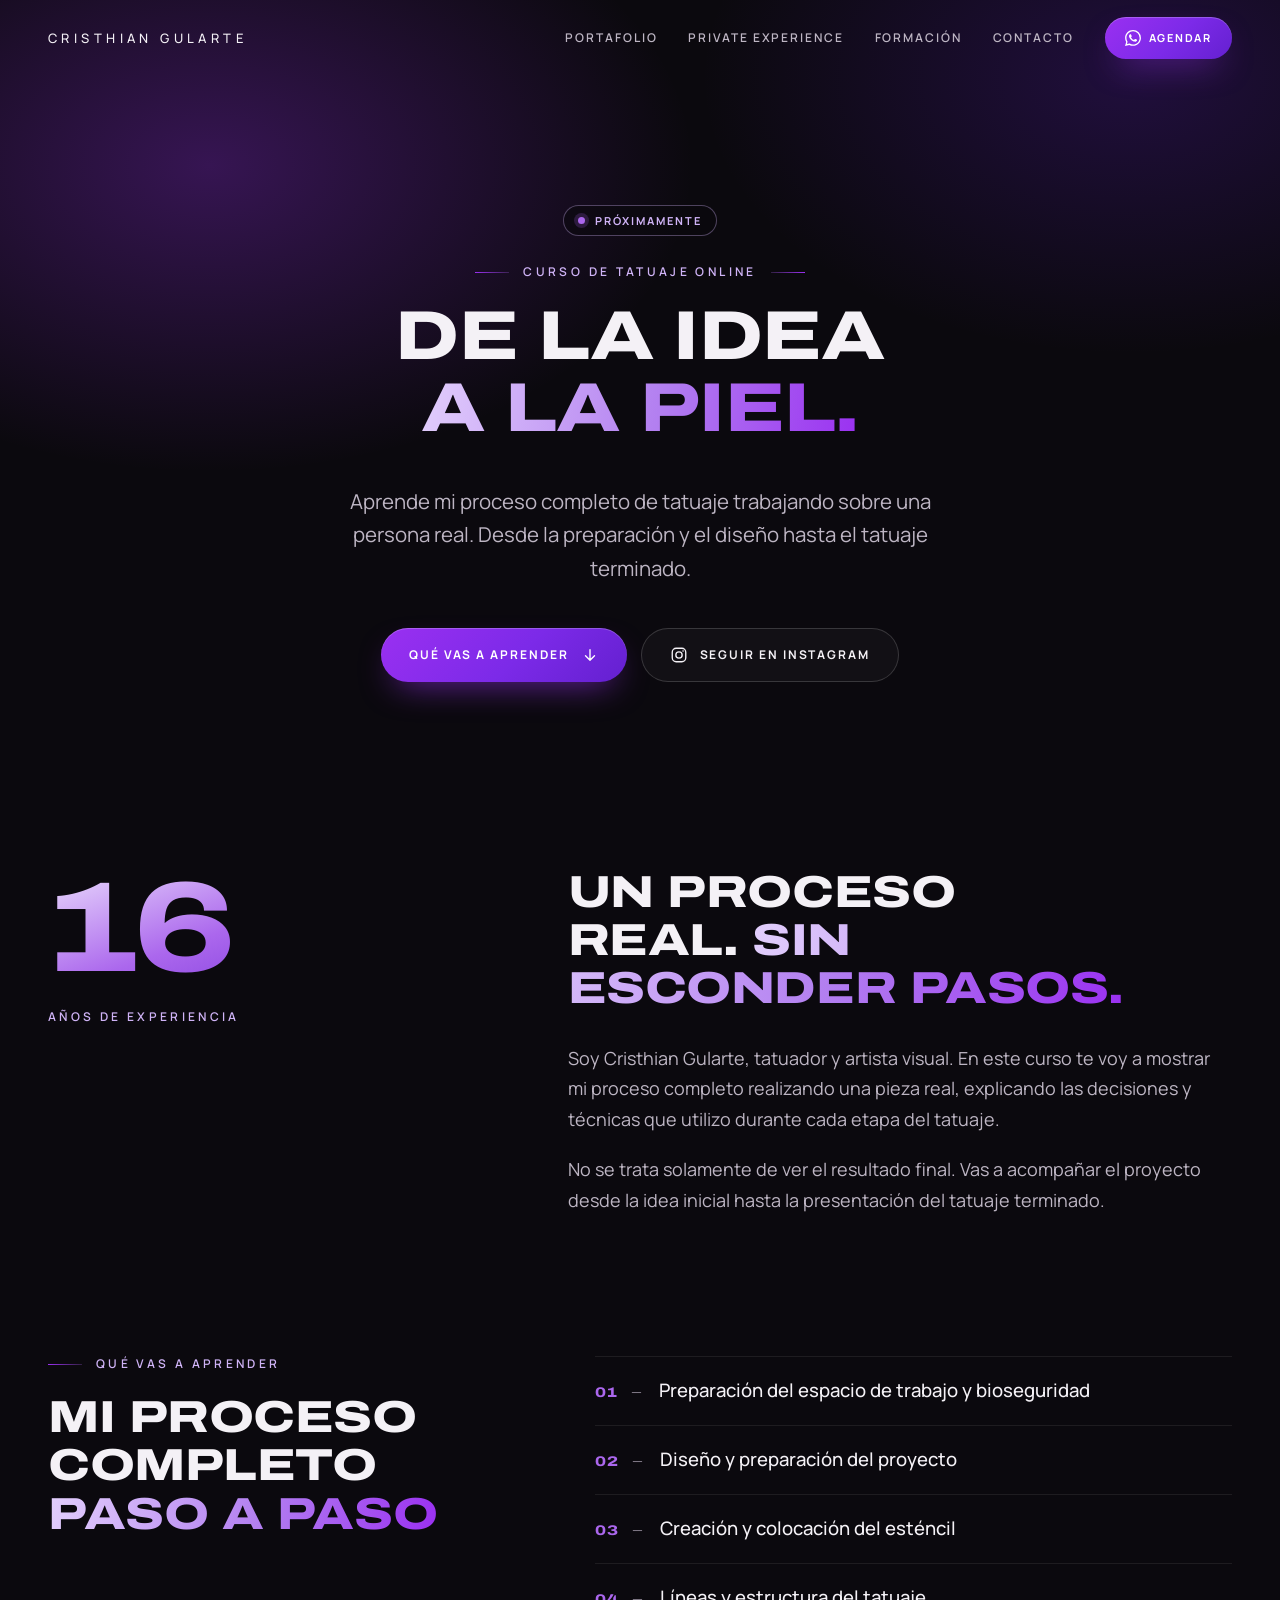
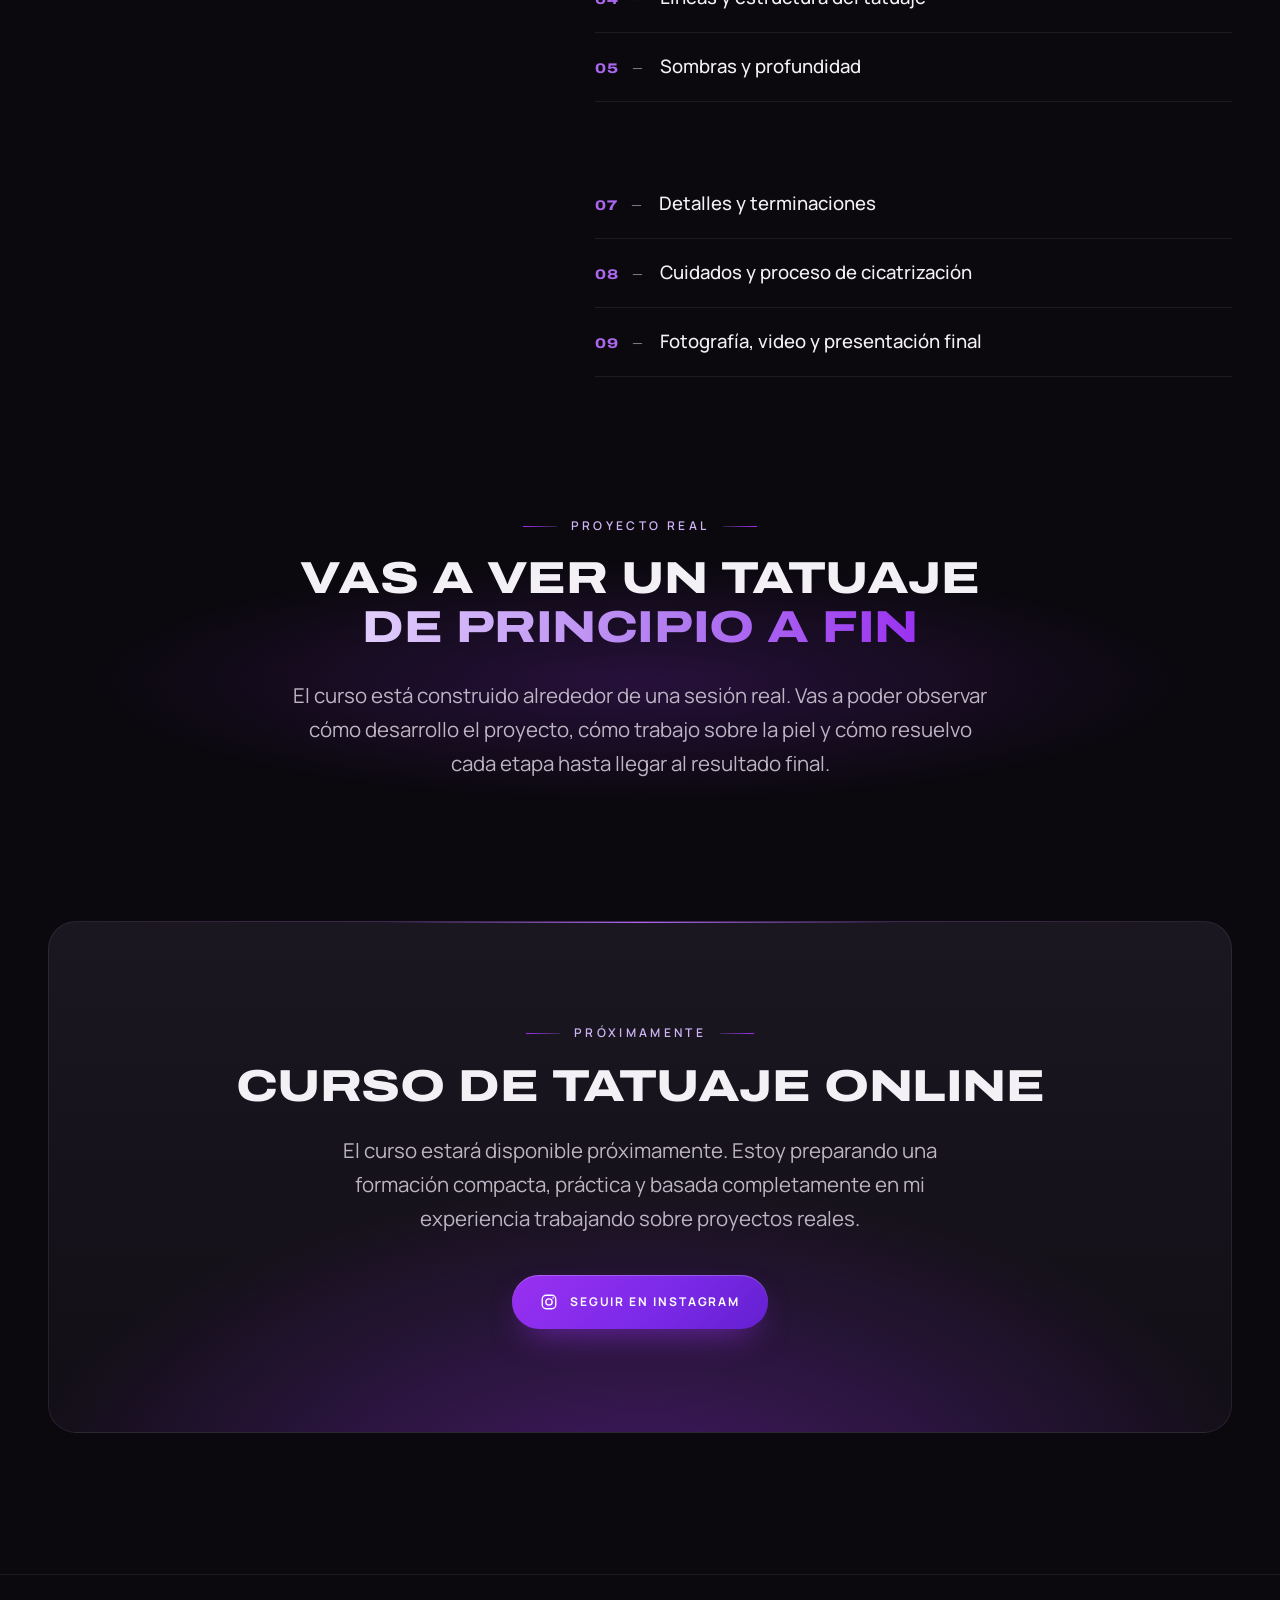
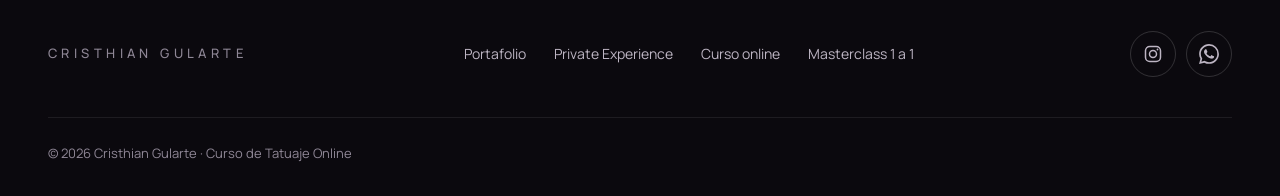
<file: curso-tatuaje.html>
<!doctype html>
<html lang="es">

<head>

  <meta charset="utf-8">

  <!-- Google tag (gtag.js) -->
  <script async src="https://www.googletagmanager.com/gtag/js?id=G-GRC2QV8T5R"></script>

  <script>
    window.dataLayer = window.dataLayer || [];

    function gtag() {
      dataLayer.push(arguments);
    }

    gtag('js', new Date());
    gtag('config', 'G-GRC2QV8T5R');

    document.documentElement.classList.add('js');
  </script>

  <meta name="viewport"
        content="width=device-width, initial-scale=1">

  <title>Curso de Tatuaje Online | Cristhian Gularte</title>

  <meta name="description"
        content="Curso de tatuaje online con Cristhian Gularte. Aprende el proceso completo de un tatuaje real: diseño, esténcil, líneas, sombras, color, saturación, cuidados y presentación final.">

  <meta name="theme-color" content="#0b090e">

  <!-- Vista previa al compartir el enlace (WhatsApp, Instagram, Facebook) -->
  <meta property="og:type" content="website">
  <meta property="og:locale" content="es_CL">
  <meta property="og:site_name" content="Cristhian Gularte">
  <meta property="og:title" content="Curso de Tatuaje Online | Cristhian Gularte">
  <meta property="og:description" content="Curso de tatuaje online con Cristhian Gularte. Aprende el proceso completo de un tatuaje real: diseño, esténcil, líneas, sombras, color, saturación, cuidados y presentación final.">
  <meta property="og:url" content="https://cristhiangularte.github.io/cristhian_gularte/curso-tatuaje.html">
  <meta property="og:image" content="https://cristhiangularte.github.io/cristhian_gularte/og-image.jpg">
  <meta property="og:image:width" content="1200">
  <meta property="og:image:height" content="630">
  <meta property="og:image:alt" content="Cristhian Gularte, tatuador y artista visual en Santiago de Chile">
  <meta name="twitter:card" content="summary_large_image">
  <link rel="canonical" href="https://cristhiangularte.github.io/cristhian_gularte/curso-tatuaje.html">

  <link rel="icon" href="favicon.png" type="image/png">
  <link rel="apple-touch-icon" href="apple-touch-icon.png">

  <link rel="preconnect" href="https://fonts.googleapis.com">
  <link rel="preconnect" href="https://fonts.gstatic.com" crossorigin>
  <link rel="stylesheet" href="https://fonts.googleapis.com/css2?family=Archivo:wdth,wght@125,800&family=Manrope:wght@300;400;500;600;700&display=swap">

  <link rel="stylesheet" href="styles.css">

  <script src="main.js" defer></script>

</head>


<body>

  <a class="skip-link" href="#contenido">Saltar al contenido</a>


  <!-- ÍCONOS (se reutilizan con <use href="#...">) -->
  <svg class="sprite" aria-hidden="true" focusable="false">
    <symbol id="i-whatsapp" viewBox="0 0 24 24">
      <path fill="currentColor" d="M17.47 14.38c-.3-.15-1.76-.87-2.03-.97-.27-.1-.47-.15-.67.15-.2.3-.77.97-.94 1.16-.17.2-.35.22-.64.08-.3-.15-1.26-.46-2.39-1.48-.88-.79-1.48-1.76-1.65-2.06-.17-.3-.02-.46.13-.61.13-.13.3-.35.45-.52.15-.17.2-.3.3-.5.1-.2.05-.37-.03-.52-.07-.15-.67-1.61-.92-2.21-.24-.58-.49-.5-.67-.51l-.57-.01c-.2 0-.52.07-.79.37-.27.3-1.04 1.02-1.04 2.48s1.07 2.88 1.21 3.07c.15.2 2.1 3.2 5.08 4.49.71.31 1.26.49 1.69.63.71.23 1.36.2 1.87.12.57-.09 1.76-.72 2.01-1.41.25-.7.25-1.29.17-1.41-.07-.13-.27-.2-.57-.35m-5.42 7.4h-.01a9.87 9.87 0 0 1-5.03-1.38l-.36-.21-3.74.98 1-3.65-.24-.37a9.86 9.86 0 0 1-1.51-5.26c0-5.45 4.44-9.88 9.89-9.88a9.82 9.82 0 0 1 6.99 2.9 9.83 9.83 0 0 1 2.89 6.99c0 5.45-4.44 9.88-9.88 9.88m8.41-18.3A11.82 11.82 0 0 0 12.05 0C5.5 0 .16 5.34.16 11.89c0 2.1.55 4.14 1.59 5.95L.06 24l6.3-1.65a11.88 11.88 0 0 0 5.68 1.45h.01c6.55 0 11.89-5.34 11.89-11.89a11.82 11.82 0 0 0-3.48-8.41z"/>
    </symbol>
    <symbol id="i-instagram" viewBox="0 0 24 24" fill="none" stroke="currentColor" stroke-width="1.8">
      <rect x="3" y="3" width="18" height="18" rx="5.2"/>
      <circle cx="12" cy="12" r="4.2"/>
      <circle cx="17.4" cy="6.6" r="1.1" fill="currentColor" stroke="none"/>
    </symbol>
    <symbol id="i-arrow-down" viewBox="0 0 24 24" fill="none" stroke="currentColor" stroke-width="1.8" stroke-linecap="round" stroke-linejoin="round">
      <path d="M12 5v14M6 13l6 6 6-6"/>
    </symbol>
  </svg>


  <!-- =========================
       ENCABEZADO
  ========================== -->

  <header class="site-header">

    <div class="container header-inner">

      <a class="brand" href="index.html">
        Cristhian Gularte
      </a>

      <button class="menu-toggle"
              type="button"
              aria-expanded="false"
              aria-controls="menu"
              aria-label="Abrir menú">
        <span></span>
        <span></span>
      </button>

      <nav class="nav" id="menu" aria-label="Principal">

        <a class="nav-link" href="index.html#portfolio">Portafolio</a>
        <a class="nav-link" href="index.html#private-experience">Private Experience</a>
        <a class="nav-link" href="index.html#formacion">Formación</a>
        <a class="nav-link" href="index.html#contacto">Contacto</a>

        <a class="btn btn-primary btn-sm"
           href="https://wa.me/56958181754?text=Hola%20Cristhian%2C%20quisiera%20consultar%20por%20un%20tatuaje"
           target="_blank"
           rel="noopener"
           onclick="gtag('event', 'whatsapp_click', {'ubicacion': 'menu_curso'});">
          <svg aria-hidden="true"><use href="#i-whatsapp"/></svg>
          Agendar
        </a>

      </nav>

    </div>

  </header>


  <main id="contenido">


    <!-- =========================
         PRESENTACIÓN DEL CURSO
    ========================== -->

    <section class="page-hero">

      <div class="container center hero-anim">

        <div>
          <span class="badge static">Próximamente</span>
        </div>

        <p class="eyebrow">
          Curso de tatuaje online
        </p>

        <h1 class="display-xl">
          De la idea <em>a la piel.</em>
        </h1>

        <p class="lead">
          Aprende mi proceso completo de tatuaje trabajando sobre una persona real.
          Desde la preparación y el diseño hasta el tatuaje terminado.
        </p>

        <div class="page-hero-actions">

          <a class="btn btn-primary" href="#programa">
            Qué vas a aprender
            <svg class="arrow" aria-hidden="true"><use href="#i-arrow-down"/></svg>
          </a>

          <a class="btn btn-ghost"
             href="https://www.instagram.com/uruguaytattoo/"
             target="_blank"
             rel="noopener">
            <svg aria-hidden="true"><use href="#i-instagram"/></svg>
            Seguir en Instagram
          </a>

        </div>

      </div>

    </section>


    <!-- =========================
         EXPERIENCIA
    ========================== -->

    <section class="section">

      <div class="container story">

        <div class="stat reveal">
          <span class="stat-number">16</span>
          <span class="stat-label">Años de experiencia</span>
        </div>

        <div class="story-copy reveal">

          <h2 class="display">
            Un proceso real. <em>Sin esconder pasos.</em>
          </h2>

          <p>
            Soy Cristhian Gularte, tatuador y artista visual.
            En este curso te voy a mostrar mi proceso completo realizando
            una pieza real, explicando las decisiones y técnicas que utilizo
            durante cada etapa del tatuaje.
          </p>

          <p>
            No se trata solamente de ver el resultado final.
            Vas a acompañar el proyecto desde la idea inicial hasta
            la presentación del tatuaje terminado.
          </p>

        </div>

      </div>

    </section>


    <!-- =========================
         CONTENIDO
    ========================== -->

    <section class="section" id="programa">

      <div class="container program">

        <div class="section-head reveal">

          <p class="eyebrow">
            Qué vas a aprender
          </p>

          <h2 class="display">
            Mi proceso completo <em>paso a paso</em>
          </h2>

        </div>

        <ol class="steps">
          <li class="step reveal"><span class="step-num" aria-hidden="true">01</span><span class="step-title">Preparación del espacio de trabajo y bioseguridad</span></li>
          <li class="step reveal"><span class="step-num" aria-hidden="true">02</span><span class="step-title">Diseño y preparación del proyecto</span></li>
          <li class="step reveal"><span class="step-num" aria-hidden="true">03</span><span class="step-title">Creación y colocación del esténcil</span></li>
          <li class="step reveal"><span class="step-num" aria-hidden="true">04</span><span class="step-title">Líneas y estructura del tatuaje</span></li>
          <li class="step reveal"><span class="step-num" aria-hidden="true">05</span><span class="step-title">Sombras y profundidad</span></li>
          <li class="step reveal"><span class="step-num" aria-hidden="true">06</span><span class="step-title">Aplicación y saturación del color</span></li>
          <li class="step reveal"><span class="step-num" aria-hidden="true">07</span><span class="step-title">Detalles y terminaciones</span></li>
          <li class="step reveal"><span class="step-num" aria-hidden="true">08</span><span class="step-title">Cuidados y proceso de cicatrización</span></li>
          <li class="step reveal"><span class="step-num" aria-hidden="true">09</span><span class="step-title">Fotografía, video y presentación final</span></li>
        </ol>

      </div>

    </section>


    <!-- =========================
         PROYECTO REAL
    ========================== -->

    <section class="section glow">

      <div class="container statement center reveal">

        <p class="eyebrow">
          Proyecto real
        </p>

        <h2 class="display">
          Vas a ver un tatuaje <em>de principio a fin</em>
        </h2>

        <p class="lead">
          El curso está construido alrededor de una sesión real.
          Vas a poder observar cómo desarrollo el proyecto,
          cómo trabajo sobre la piel y cómo resuelvo cada etapa
          hasta llegar al resultado final.
        </p>

      </div>

    </section>


    <!-- =========================
         PRÓXIMAMENTE
    ========================== -->

    <section class="section">

      <div class="container">

        <div class="cta-card center reveal">

          <p class="eyebrow">
            Próximamente
          </p>

          <h2 class="display">
            Curso de Tatuaje Online
          </h2>

          <p class="lead">
            El curso estará disponible próximamente.
            Estoy preparando una formación compacta, práctica y basada
            completamente en mi experiencia trabajando sobre proyectos reales.
          </p>

          <div class="cta-actions">

            <a class="btn btn-primary"
               href="https://www.instagram.com/uruguaytattoo/"
               target="_blank"
               rel="noopener">
              <svg aria-hidden="true"><use href="#i-instagram"/></svg>
              Seguir en Instagram
            </a>

          </div>

        </div>

      </div>

    </section>


  </main>


  <!-- =========================
       PIE DE PÁGINA
  ========================== -->

  <footer class="site-footer">

    <div class="container">

      <div class="footer-top">

        <a class="brand" href="index.html">
          Cristhian Gularte
        </a>

        <nav class="footer-nav" aria-label="Pie de página">
          <a href="index.html#portfolio">Portafolio</a>
          <a href="index.html#private-experience">Private Experience</a>
          <a href="curso-tatuaje.html" aria-current="page">Curso online</a>
          <a href="masterclass-tatuaje.html">Masterclass 1 a 1</a>
        </nav>

        <div class="footer-social">

          <a class="icon-link"
             href="https://www.instagram.com/uruguaytattoo/"
             target="_blank"
             rel="noopener"
             aria-label="Instagram">
            <svg aria-hidden="true"><use href="#i-instagram"/></svg>
          </a>

          <a class="icon-link"
             href="https://wa.me/56958181754?text=Hola%20Cristhian%2C%20quisiera%20consultar%20por%20un%20tatuaje"
             target="_blank"
             rel="noopener"
             aria-label="WhatsApp"
             onclick="gtag('event', 'whatsapp_click', {'ubicacion': 'footer_curso'});">
            <svg aria-hidden="true"><use href="#i-whatsapp"/></svg>
          </a>

        </div>

      </div>

      <p class="footer-bottom">
        © 2026 Cristhian Gularte · Curso de Tatuaje Online
      </p>

    </div>

  </footer>


</body>

</html>
</file>
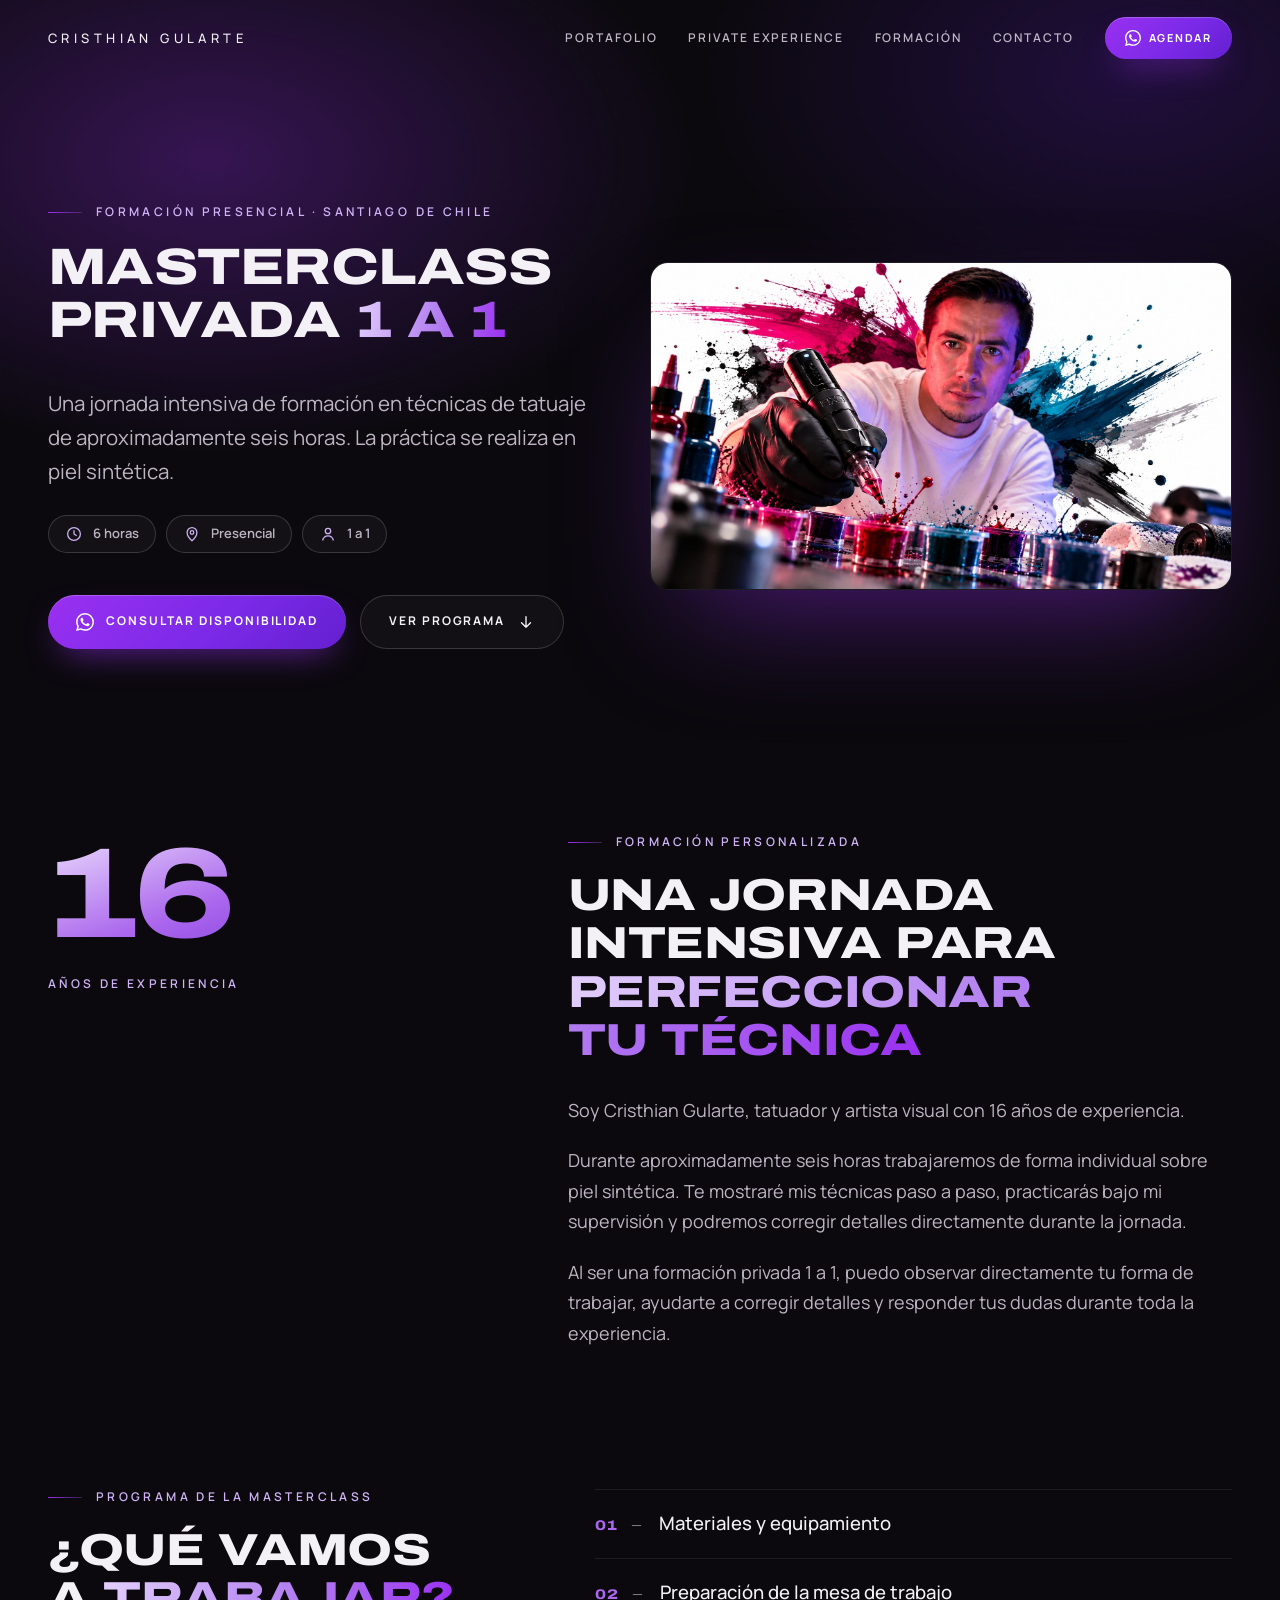
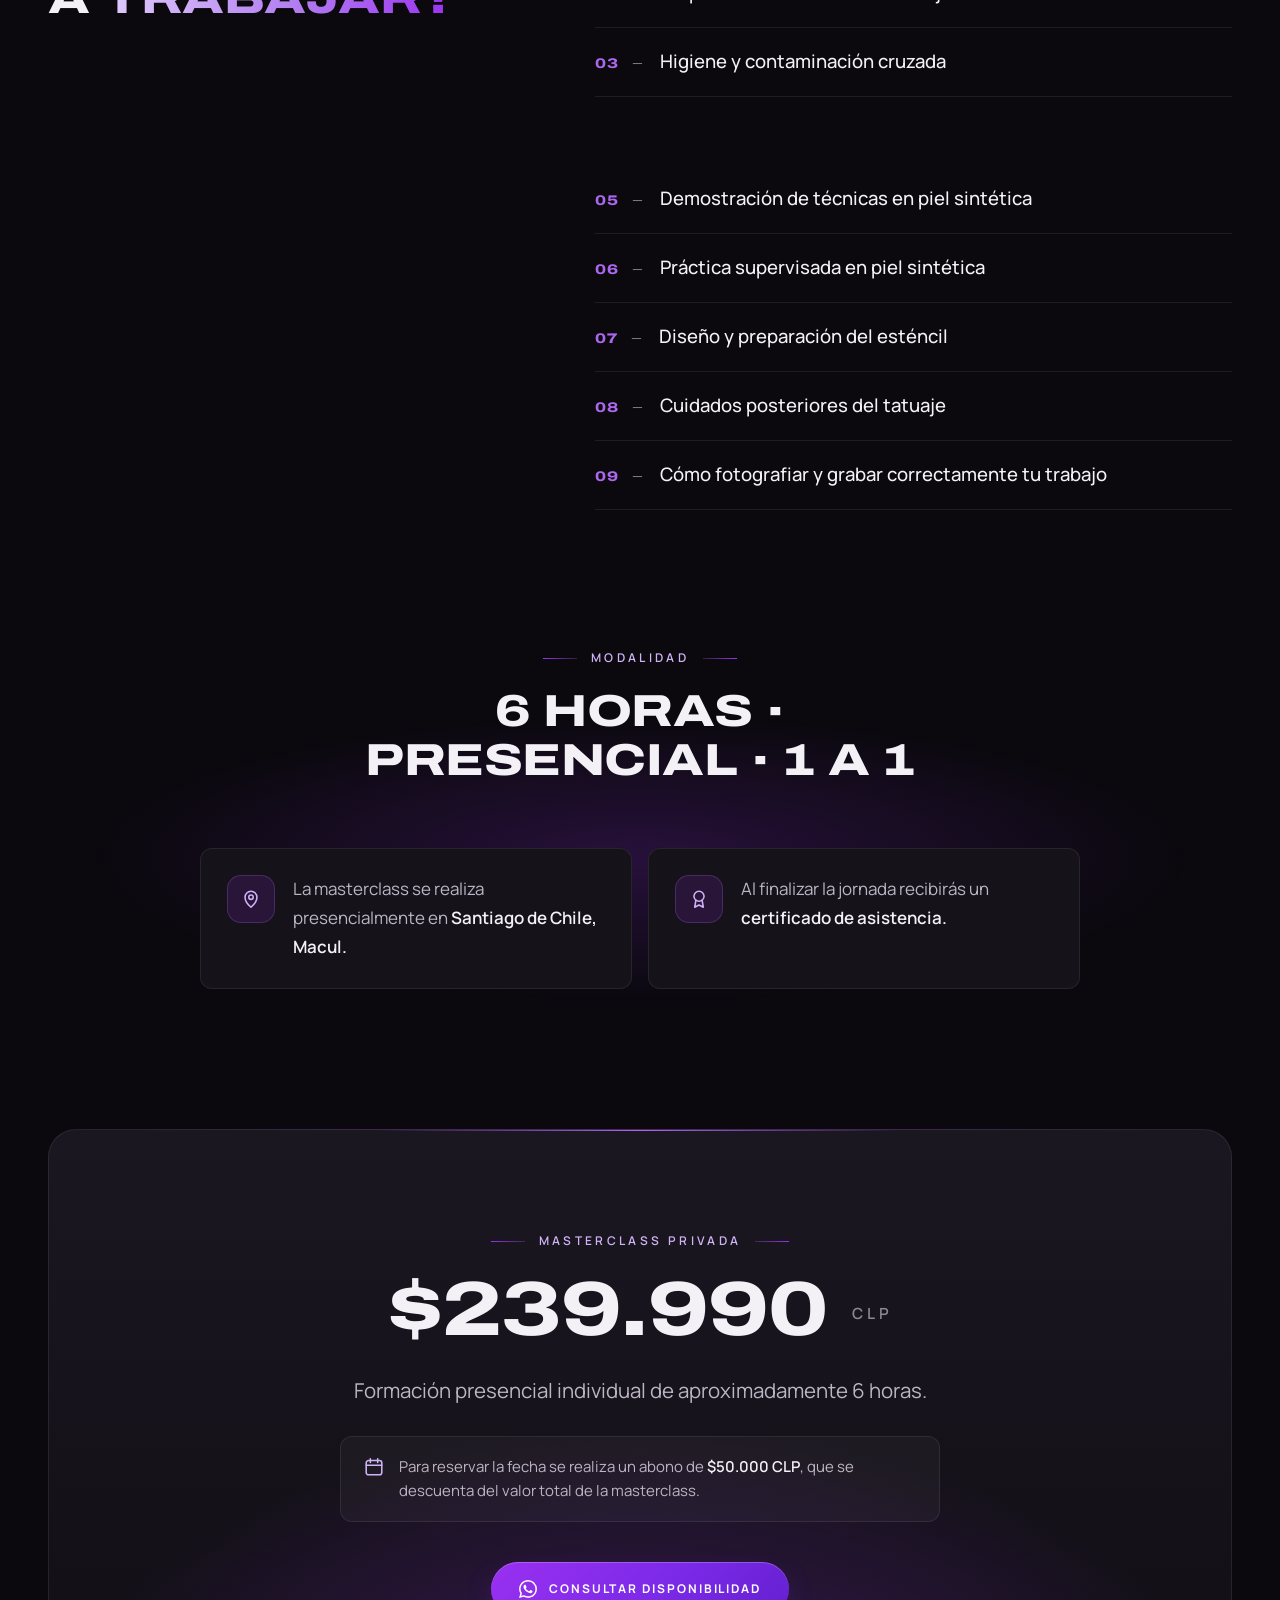
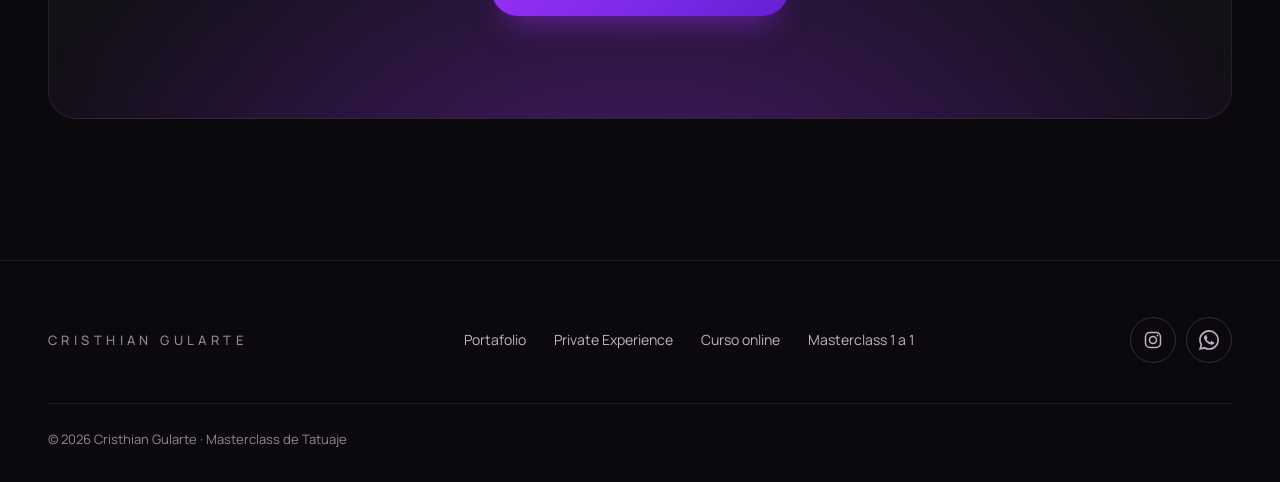
<file: masterclass-tatuaje.html>
<!doctype html>
<html lang="es">

<head>

  <meta charset="utf-8">

  <!-- Google tag (gtag.js) -->
  <script async src="https://www.googletagmanager.com/gtag/js?id=G-GRC2QV8T5R"></script>

  <script>
    window.dataLayer = window.dataLayer || [];

    function gtag() {
      dataLayer.push(arguments);
    }

    gtag('js', new Date());
    gtag('config', 'G-GRC2QV8T5R');

    document.documentElement.classList.add('js');
  </script>

  <meta name="viewport"
        content="width=device-width, initial-scale=1">

  <title>Masterclass de Tatuaje 1 a 1 en Santiago | Cristhian Gularte</title>

  <meta name="description"
        content="Masterclass privada de tatuaje 1 a 1 con Cristhian Gularte en Santiago de Chile. Formación presencial de aproximadamente 6 horas con práctica supervisada en piel sintética.">

  <meta name="theme-color" content="#0b090e">

  <!-- Vista previa al compartir el enlace (WhatsApp, Instagram, Facebook) -->
  <meta property="og:type" content="website">
  <meta property="og:locale" content="es_CL">
  <meta property="og:site_name" content="Cristhian Gularte">
  <meta property="og:title" content="Masterclass de Tatuaje 1 a 1 en Santiago | Cristhian Gularte">
  <meta property="og:description" content="Masterclass privada de tatuaje 1 a 1 con Cristhian Gularte en Santiago de Chile. Formación presencial de aproximadamente 6 horas con práctica supervisada en piel sintética.">
  <meta property="og:url" content="https://cristhiangularte.github.io/cristhian_gularte/masterclass-tatuaje.html">
  <meta property="og:image" content="https://cristhiangularte.github.io/cristhian_gularte/portada-masterclass.jpg">
  <meta property="og:image:width" content="1672">
  <meta property="og:image:height" content="941">
  <meta property="og:image:alt" content="Masterclass privada de tatuaje con Cristhian Gularte">
  <meta name="twitter:card" content="summary_large_image">
  <link rel="canonical" href="https://cristhiangularte.github.io/cristhian_gularte/masterclass-tatuaje.html">

  <link rel="icon" href="favicon.png" type="image/png">
  <link rel="apple-touch-icon" href="apple-touch-icon.png">

  <link rel="preconnect" href="https://fonts.googleapis.com">
  <link rel="preconnect" href="https://fonts.gstatic.com" crossorigin>
  <link rel="stylesheet" href="https://fonts.googleapis.com/css2?family=Archivo:wdth,wght@125,800&family=Manrope:wght@300;400;500;600;700&display=swap">

  <link rel="stylesheet" href="styles.css">

  <script src="main.js" defer></script>

</head>


<body>

  <a class="skip-link" href="#contenido">Saltar al contenido</a>


  <!-- ÍCONOS (se reutilizan con <use href="#...">) -->
  <svg class="sprite" aria-hidden="true" focusable="false">
    <symbol id="i-whatsapp" viewBox="0 0 24 24">
      <path fill="currentColor" d="M17.47 14.38c-.3-.15-1.76-.87-2.03-.97-.27-.1-.47-.15-.67.15-.2.3-.77.97-.94 1.16-.17.2-.35.22-.64.08-.3-.15-1.26-.46-2.39-1.48-.88-.79-1.48-1.76-1.65-2.06-.17-.3-.02-.46.13-.61.13-.13.3-.35.45-.52.15-.17.2-.3.3-.5.1-.2.05-.37-.03-.52-.07-.15-.67-1.61-.92-2.21-.24-.58-.49-.5-.67-.51l-.57-.01c-.2 0-.52.07-.79.37-.27.3-1.04 1.02-1.04 2.48s1.07 2.88 1.21 3.07c.15.2 2.1 3.2 5.08 4.49.71.31 1.26.49 1.69.63.71.23 1.36.2 1.87.12.57-.09 1.76-.72 2.01-1.41.25-.7.25-1.29.17-1.41-.07-.13-.27-.2-.57-.35m-5.42 7.4h-.01a9.87 9.87 0 0 1-5.03-1.38l-.36-.21-3.74.98 1-3.65-.24-.37a9.86 9.86 0 0 1-1.51-5.26c0-5.45 4.44-9.88 9.89-9.88a9.82 9.82 0 0 1 6.99 2.9 9.83 9.83 0 0 1 2.89 6.99c0 5.45-4.44 9.88-9.88 9.88m8.41-18.3A11.82 11.82 0 0 0 12.05 0C5.5 0 .16 5.34.16 11.89c0 2.1.55 4.14 1.59 5.95L.06 24l6.3-1.65a11.88 11.88 0 0 0 5.68 1.45h.01c6.55 0 11.89-5.34 11.89-11.89a11.82 11.82 0 0 0-3.48-8.41z"/>
    </symbol>
    <symbol id="i-instagram" viewBox="0 0 24 24" fill="none" stroke="currentColor" stroke-width="1.8">
      <rect x="3" y="3" width="18" height="18" rx="5.2"/>
      <circle cx="12" cy="12" r="4.2"/>
      <circle cx="17.4" cy="6.6" r="1.1" fill="currentColor" stroke="none"/>
    </symbol>
    <symbol id="i-arrow-down" viewBox="0 0 24 24" fill="none" stroke="currentColor" stroke-width="1.8" stroke-linecap="round" stroke-linejoin="round">
      <path d="M12 5v14M6 13l6 6 6-6"/>
    </symbol>
    <symbol id="i-clock" viewBox="0 0 24 24" fill="none" stroke="currentColor" stroke-width="1.7" stroke-linecap="round" stroke-linejoin="round">
      <circle cx="12" cy="12" r="8.5"/>
      <path d="M12 7.5V12l3 2"/>
    </symbol>
    <symbol id="i-pin" viewBox="0 0 24 24" fill="none" stroke="currentColor" stroke-width="1.7" stroke-linecap="round" stroke-linejoin="round">
      <path d="M12 21s-6.5-5.6-6.5-11a6.5 6.5 0 0 1 13 0c0 5.4-6.5 11-6.5 11z"/>
      <circle cx="12" cy="10" r="2.4"/>
    </symbol>
    <symbol id="i-user" viewBox="0 0 24 24" fill="none" stroke="currentColor" stroke-width="1.7" stroke-linecap="round" stroke-linejoin="round">
      <circle cx="12" cy="8" r="3.6"/>
      <path d="M5 20c.9-3.7 3.7-5.6 7-5.6s6.1 1.9 7 5.6"/>
    </symbol>
    <symbol id="i-award" viewBox="0 0 24 24" fill="none" stroke="currentColor" stroke-width="1.7" stroke-linecap="round" stroke-linejoin="round">
      <circle cx="12" cy="9" r="5.5"/>
      <path d="M8.6 13.4 7.3 21l4.7-2.5 4.7 2.5-1.3-7.6"/>
    </symbol>
    <symbol id="i-calendar" viewBox="0 0 24 24" fill="none" stroke="currentColor" stroke-width="1.7" stroke-linecap="round" stroke-linejoin="round">
      <rect x="3.5" y="5" width="17" height="15.5" rx="2.5"/>
      <path d="M3.5 10h17M8 3v4M16 3v4"/>
    </symbol>
  </svg>


  <!-- =========================
       ENCABEZADO
  ========================== -->

  <header class="site-header">

    <div class="container header-inner">

      <a class="brand" href="index.html">
        Cristhian Gularte
      </a>

      <button class="menu-toggle"
              type="button"
              aria-expanded="false"
              aria-controls="menu"
              aria-label="Abrir menú">
        <span></span>
        <span></span>
      </button>

      <nav class="nav" id="menu" aria-label="Principal">

        <a class="nav-link" href="index.html#portfolio">Portafolio</a>
        <a class="nav-link" href="index.html#private-experience">Private Experience</a>
        <a class="nav-link" href="index.html#formacion">Formación</a>
        <a class="nav-link" href="index.html#contacto">Contacto</a>

        <a class="btn btn-primary btn-sm"
           href="https://wa.me/56958181754?text=Hola%20Cristhian%2C%20quisiera%20consultar%20por%20un%20tatuaje"
           target="_blank"
           rel="noopener"
           onclick="gtag('event', 'whatsapp_click', {'ubicacion': 'menu_masterclass'});">
          <svg aria-hidden="true"><use href="#i-whatsapp"/></svg>
          Agendar
        </a>

      </nav>

    </div>

  </header>


  <main id="contenido">


    <!-- =========================
         PORTADA
    ========================== -->

    <section class="page-hero split">

      <div class="container page-hero-grid">

        <div class="hero-anim">

          <p class="eyebrow">
            Formación presencial · Santiago de Chile
          </p>

          <h1 class="display-xl">
            Masterclass privada <em>1 a 1</em>
          </h1>

          <p class="lead">
            Una jornada intensiva de formación en técnicas de tatuaje
            de aproximadamente seis horas. La práctica se realiza en piel sintética.
          </p>

          <ul class="chips">
            <li><svg aria-hidden="true"><use href="#i-clock"/></svg>6 horas</li>
            <li><svg aria-hidden="true"><use href="#i-pin"/></svg>Presencial</li>
            <li><svg aria-hidden="true"><use href="#i-user"/></svg>1 a 1</li>
          </ul>

          <div class="page-hero-actions">

            <a class="btn btn-primary"
               href="https://wa.me/56958181754?text=Hola%20Cristhian%2C%20quisiera%20consultar%20por%20la%20Masterclass%20Privada%201%20a%201."
               target="_blank"
               rel="noopener"
               onclick="gtag('event', 'whatsapp_click', {'ubicacion': 'masterclass_portada'});">
              <svg aria-hidden="true"><use href="#i-whatsapp"/></svg>
              Consultar disponibilidad
            </a>

            <a class="btn btn-ghost" href="#programa">
              Ver programa
              <svg class="arrow" aria-hidden="true"><use href="#i-arrow-down"/></svg>
            </a>

          </div>

        </div>


        <figure class="hero-figure">
          <img src="portada-masterclass.jpg"
               alt="Masterclass privada de tatuaje con Cristhian Gularte"
               width="1672"
               height="941"
               fetchpriority="high">
        </figure>

      </div>

    </section>


    <!-- =========================
         EXPERIENCIA
    ========================== -->

    <section class="section">

      <div class="container story">

        <div class="stat reveal">
          <span class="stat-number">16</span>
          <span class="stat-label">Años de experiencia</span>
        </div>

        <div class="story-copy reveal">

          <p class="eyebrow">
            Formación personalizada
          </p>

          <h2 class="display">
            Una jornada intensiva para <em>perfeccionar tu técnica</em>
          </h2>

          <p>
            Soy Cristhian Gularte, tatuador y artista visual con 16 años
            de experiencia.
          </p>

          <p>
            Durante aproximadamente seis horas trabajaremos de forma
            individual sobre piel sintética. Te mostraré mis técnicas
            paso a paso, practicarás bajo mi supervisión y podremos
            corregir detalles directamente durante la jornada.
          </p>

          <p>
            Al ser una formación privada 1 a 1, puedo observar directamente
            tu forma de trabajar, ayudarte a corregir detalles y responder
            tus dudas durante toda la experiencia.
          </p>

        </div>

      </div>

    </section>


    <!-- =========================
         PROGRAMA
    ========================== -->

    <section class="section" id="programa">

      <div class="container program">

        <div class="section-head reveal">

          <p class="eyebrow">
            Programa de la masterclass
          </p>

          <h2 class="display">
            ¿Qué vamos a <em>trabajar?</em>
          </h2>

        </div>

        <ol class="steps">
          <li class="step reveal"><span class="step-num" aria-hidden="true">01</span><span class="step-title">Materiales y equipamiento</span></li>
          <li class="step reveal"><span class="step-num" aria-hidden="true">02</span><span class="step-title">Preparación de la mesa de trabajo</span></li>
          <li class="step reveal"><span class="step-num" aria-hidden="true">03</span><span class="step-title">Higiene y contaminación cruzada</span></li>
          <li class="step reveal"><span class="step-num" aria-hidden="true">04</span><span class="step-title">Ajuste de voltaje y tipos de agujas</span></li>
          <li class="step reveal"><span class="step-num" aria-hidden="true">05</span><span class="step-title">Demostración de técnicas en piel sintética</span></li>
          <li class="step reveal"><span class="step-num" aria-hidden="true">06</span><span class="step-title">Práctica supervisada en piel sintética</span></li>
          <li class="step reveal"><span class="step-num" aria-hidden="true">07</span><span class="step-title">Diseño y preparación del esténcil</span></li>
          <li class="step reveal"><span class="step-num" aria-hidden="true">08</span><span class="step-title">Cuidados posteriores del tatuaje</span></li>
          <li class="step reveal"><span class="step-num" aria-hidden="true">09</span><span class="step-title">Cómo fotografiar y grabar correctamente tu trabajo</span></li>
        </ol>

      </div>

    </section>


    <!-- =========================
         MODALIDAD
    ========================== -->

    <section class="section glow">

      <div class="container">

        <div class="section-head center reveal">

          <p class="eyebrow">
            Modalidad
          </p>

          <h2 class="display">
            6 horas · Presencial · 1 a 1
          </h2>

        </div>

        <div class="info-cards">

          <div class="info-card reveal">
            <span class="icon-box"><svg aria-hidden="true"><use href="#i-pin"/></svg></span>
            <p>
              La masterclass se realiza presencialmente en
              <strong>Santiago de Chile, Macul.</strong>
            </p>
          </div>

          <div class="info-card reveal">
            <span class="icon-box"><svg aria-hidden="true"><use href="#i-award"/></svg></span>
            <p>
              Al finalizar la jornada recibirás un
              <strong>certificado de asistencia.</strong>
            </p>
          </div>

        </div>

      </div>

    </section>


    <!-- =========================
         PRECIO
    ========================== -->

    <section class="section" id="reserva">

      <div class="container">

        <div class="cta-card center reveal">

          <p class="eyebrow">
            Masterclass privada
          </p>

          <h2 class="price">
            $239.990 <span>CLP</span>
          </h2>

          <p class="lead">
            Formación presencial individual de aproximadamente 6 horas.
          </p>

          <p class="note">
            <svg aria-hidden="true"><use href="#i-calendar"/></svg>
            <span>
              Para reservar la fecha se realiza un abono de
              <strong>$50.000 CLP</strong>, que se descuenta del valor
              total de la masterclass.
            </span>
          </p>

          <div class="cta-actions">

            <a class="btn btn-primary"
               href="https://wa.me/56958181754?text=Hola%20Cristhian%2C%20quisiera%20consultar%20por%20la%20Masterclass%20Privada%201%20a%201."
               target="_blank"
               rel="noopener"
               onclick="gtag('event', 'whatsapp_click', {'ubicacion': 'masterclass'});">
              <svg aria-hidden="true"><use href="#i-whatsapp"/></svg>
              Consultar disponibilidad
            </a>

          </div>

        </div>

      </div>

    </section>


  </main>


  <!-- =========================
       PIE DE PÁGINA
  ========================== -->

  <footer class="site-footer">

    <div class="container">

      <div class="footer-top">

        <a class="brand" href="index.html">
          Cristhian Gularte
        </a>

        <nav class="footer-nav" aria-label="Pie de página">
          <a href="index.html#portfolio">Portafolio</a>
          <a href="index.html#private-experience">Private Experience</a>
          <a href="curso-tatuaje.html">Curso online</a>
          <a href="masterclass-tatuaje.html" aria-current="page">Masterclass 1 a 1</a>
        </nav>

        <div class="footer-social">

          <a class="icon-link"
             href="https://www.instagram.com/uruguaytattoo/"
             target="_blank"
             rel="noopener"
             aria-label="Instagram">
            <svg aria-hidden="true"><use href="#i-instagram"/></svg>
          </a>

          <a class="icon-link"
             href="https://wa.me/56958181754?text=Hola%20Cristhian%2C%20quisiera%20consultar%20por%20un%20tatuaje"
             target="_blank"
             rel="noopener"
             aria-label="WhatsApp"
             onclick="gtag('event', 'whatsapp_click', {'ubicacion': 'footer_masterclass'});">
            <svg aria-hidden="true"><use href="#i-whatsapp"/></svg>
          </a>

        </div>

      </div>

      <p class="footer-bottom">
        © 2026 Cristhian Gularte · Masterclass de Tatuaje
      </p>

    </div>

  </footer>


</body>

</html>
</file>
<file: styles.css>
/* =========================================================
   CRISTHIAN GULARTE — Estilos del sitio
   Paleta tomada de la portada: negro violáceo + violeta de marca
========================================================= */


/* =========================
   VARIABLES
========================= */

:root{
  --bg:#0b090e;
  --bg-soft:#110e15;
  --surface:#15121a;
  --surface-2:#1b1721;
  --line:rgba(255,255,255,.08);
  --line-strong:rgba(255,255,255,.16);

  --text:#f4f1f6;
  --text-soft:#bdb5c3;
  --text-muted:#8f8796;

  --violet:#9a30f1;
  --violet-soft:#ab67ed;
  --violet-light:#cfb3f6;
  --gradient:linear-gradient(135deg,#9a30f1 0%,#7c2ae8 55%,#6420d0 100%);
  --brand-line:linear-gradient(90deg,#9a30f1 0%,#ab67ed 22%,rgba(123,79,167,.55) 58%,rgba(42,28,60,0) 100%);

  --font-sans:"Manrope",system-ui,-apple-system,"Segoe UI",Roboto,Arial,sans-serif;
  /* Títulos: grotesca extendida (Archivo, ancho 125%) en mayúsculas */
  --font-display:"Archivo","Arial Black",sans-serif;

  --container:1200px;
  --gutter:clamp(20px,5vw,48px);
  --section-y:clamp(88px,11vw,152px);
  --gap:clamp(10px,1.4vw,18px);
  --header-h:76px;
  --radius:18px;
  --radius-sm:12px;
  --ease:cubic-bezier(.22,.7,.2,1);
}


/* =========================
   BASE
========================= */

*,
*::before,
*::after{
  box-sizing:border-box;
}

html{
  scroll-behavior:smooth;
  scroll-padding-top:calc(var(--header-h) + 12px);
  -webkit-text-size-adjust:100%;
  text-size-adjust:100%;
}

body{
  margin:0;
  min-height:100vh;
  background:var(--bg);
  color:var(--text);
  font-family:var(--font-sans);
  font-size:17px;
  line-height:1.7;
  -webkit-font-smoothing:antialiased;
  -moz-osx-font-smoothing:grayscale;
  overflow-x:clip;
}

body.no-scroll{
  overflow:hidden;
}

img,
video{
  display:block;
  max-width:100%;
}

img{
  height:auto;
}

a{
  color:inherit;
  text-decoration:none;
}

button{
  font:inherit;
  color:inherit;
  background:none;
  border:0;
  padding:0;
  cursor:pointer;
}

p{
  margin:0 0 1.1em;
}

p:last-child{
  margin-bottom:0;
}

strong{
  color:var(--text);
  font-weight:600;
}

::selection{
  background:rgba(154,48,241,.5);
  color:#fff;
}

:focus-visible{
  outline:2px solid var(--violet-soft);
  outline-offset:3px;
  border-radius:4px;
}

.skip-link{
  position:absolute;
  left:16px;
  top:-100px;
  z-index:100;
  padding:12px 18px;
  border-radius:10px;
  background:var(--violet);
  color:#fff;
  font-weight:600;
  transition:top .2s;
}

.skip-link:focus{
  top:16px;
}

.sprite{
  position:absolute;
  width:0;
  height:0;
  overflow:hidden;
}

.container{
  width:100%;
  max-width:calc(var(--container) + var(--gutter) * 2);
  margin-inline:auto;
  padding-inline:var(--gutter);
}


/* =========================
   TIPOGRAFÍA
========================= */

h1,
h2,
h3{
  margin:0;
  font-weight:400;
  color:var(--text);
}

/* Títulos y cifras grandes comparten la misma letra extendida */
.display,
.display-xl,
.display-sm,
.offer-body h3,
.info-value,
.price,
.stat-number,
.step-num{
  font-family:var(--font-display);
  font-stretch:125%;
  font-weight:800;
  text-transform:uppercase;
  letter-spacing:-.01em;
}

.display,
.display-xl,
.display-sm{
  text-wrap:balance;
}

.display{
  font-size:clamp(26px,3.5vw,48px);
  line-height:1.08;
}

.display-xl{
  font-size:clamp(32px,5.4vw,76px);
  line-height:1.04;
}

.display-sm{
  font-size:clamp(22px,2.3vw,30px);
  line-height:1.1;
}

/* Palabra destacada: misma letra, en degradé violeta */
.display em,
.display-xl em,
.display-sm em{
  font-style:normal;
  background:linear-gradient(100deg,#e2cffc 0%,#b27ef0 55%,#9a30f1 100%);
  -webkit-background-clip:text;
  background-clip:text;
  color:transparent;
}

.lead{
  font-size:clamp(18px,1.6vw,21px);
  line-height:1.65;
  color:var(--text-soft);
}

.eyebrow{
  display:flex;
  align-items:center;
  gap:14px;
  margin:0 0 20px;
  font-size:12px;
  font-weight:600;
  line-height:1.4;
  letter-spacing:.28em;
  text-transform:uppercase;
  color:var(--violet-light);
}

.eyebrow::before{
  content:"";
  flex:none;
  width:34px;
  height:1px;
  background:linear-gradient(90deg,var(--violet),rgba(171,103,237,.25));
}

.center .eyebrow{
  justify-content:center;
}

.center .eyebrow::after{
  content:"";
  flex:none;
  width:34px;
  height:1px;
  background:linear-gradient(270deg,var(--violet),rgba(171,103,237,.25));
}


/* =========================
   BOTONES
========================= */

.btn{
  --btn-h:54px;
  display:inline-flex;
  align-items:center;
  justify-content:center;
  gap:12px;
  min-height:var(--btn-h);
  padding:0 28px;
  border-radius:999px;
  font-size:12px;
  font-weight:700;
  line-height:1.2;
  letter-spacing:.16em;
  text-transform:uppercase;
  white-space:nowrap;
  transition:
    transform .35s var(--ease),
    box-shadow .35s var(--ease),
    background-color .3s,
    border-color .3s,
    color .3s;
}

.btn svg{
  flex:none;
  width:18px;
  height:18px;
}

.btn-primary{
  color:#fff;
  background:var(--gradient);
  box-shadow:
    0 14px 34px -14px rgba(154,48,241,.75),
    inset 0 1px 0 rgba(255,255,255,.22);
}

.btn-primary:hover{
  transform:translateY(-2px);
  box-shadow:
    0 20px 44px -14px rgba(154,48,241,.95),
    inset 0 1px 0 rgba(255,255,255,.28);
}

.btn-ghost{
  color:var(--text);
  border:1px solid var(--line-strong);
  background:rgba(255,255,255,.03);
  -webkit-backdrop-filter:blur(10px);
  backdrop-filter:blur(10px);
}

.btn-ghost:hover{
  border-color:rgba(255,255,255,.42);
  background:rgba(255,255,255,.07);
  transform:translateY(-2px);
}

.btn-sm{
  --btn-h:42px;
  gap:8px;
  padding:0 20px;
  font-size:11px;
}

.btn-sm svg{
  width:16px;
  height:16px;
}

.btn .arrow{
  transition:transform .35s var(--ease);
}

.btn:hover .arrow{
  transform:translateX(4px);
}


/* =========================
   ENCABEZADO / NAVEGACIÓN
========================= */

.site-header{
  position:fixed;
  inset:0 0 auto;
  z-index:60;
}

/* El fondo va en un pseudo-elemento para que el menú móvil (fixed) ocupe toda la pantalla */
.site-header::before{
  content:"";
  position:absolute;
  inset:0;
  z-index:-1;
  background:rgba(11,9,14,.8);
  border-bottom:1px solid var(--line);
  -webkit-backdrop-filter:blur(16px) saturate(150%);
  backdrop-filter:blur(16px) saturate(150%);
  opacity:0;
  transition:opacity .4s var(--ease);
}

.site-header.is-scrolled::before{
  opacity:1;
}

.header-inner{
  height:var(--header-h);
  display:flex;
  align-items:center;
  justify-content:space-between;
  gap:24px;
}

.brand{
  position:relative;
  z-index:2;
  font-size:13px;
  font-weight:500;
  letter-spacing:.34em;
  text-transform:uppercase;
  white-space:nowrap;
}

.nav{
  display:flex;
  align-items:center;
  gap:clamp(20px,2.4vw,34px);
}

.nav-link{
  position:relative;
  font-size:12px;
  font-weight:600;
  letter-spacing:.16em;
  text-transform:uppercase;
  color:var(--text-soft);
  transition:color .25s;
}

.nav-link::after{
  content:"";
  position:absolute;
  left:0;
  right:0;
  bottom:-8px;
  height:1px;
  background:linear-gradient(90deg,var(--violet),var(--violet-soft));
  transform:scaleX(0);
  transform-origin:left;
  transition:transform .4s var(--ease);
}

.nav-link:hover,
.nav-link[aria-current="page"]{
  color:var(--text);
}

.nav-link:hover::after,
.nav-link[aria-current="page"]::after{
  transform:scaleX(1);
}

.menu-toggle{
  display:none;
}


/* =========================
   PORTADA (HOME)
========================= */

/* Alto proporcional a la foto (2031×774 = 38.11vw), con mínimo y sin pasar la pantalla */
.hero{
  position:relative;
  isolation:isolate;
  display:flex;
  align-items:center;
  min-height:clamp(420px,38.11vw,100svh);
}

.hero-media{
  position:absolute;
  inset:0;
  z-index:-2;
  overflow:hidden;
  background:var(--bg);
}

.hero-media img{
  width:100%;
  height:100%;
  object-fit:cover;
  object-position:right center;
  animation:hero-in 2.2s var(--ease) both;
}

.hero::before{
  content:"";
  position:absolute;
  inset:0 0 -2px;
  z-index:-1;
  pointer-events:none;
  background:
    linear-gradient(90deg,rgba(11,9,14,.9) 0%,rgba(11,9,14,.7) 28%,rgba(11,9,14,.15) 50%,rgba(11,9,14,0) 62%),
    linear-gradient(180deg,rgba(11,9,14,.55) 0%,rgba(11,9,14,0) 20%),
    linear-gradient(0deg,var(--bg) 0%,rgba(11,9,14,0) 24%);
}

.hero-content{
  padding-top:calc(var(--header-h) + 20px);
  padding-bottom:48px;
}

.hero-copy{
  max-width:640px;
}

.hero-copy > *{
  animation:rise 1s var(--ease) both;
}

.hero-title{
  font-family:var(--font-sans);
  font-size:clamp(28px,2.9vw,41px);
  font-weight:300;
  line-height:1.2;
  letter-spacing:.22em;
  text-transform:uppercase;
  animation-delay:.15s;
}

.hero-title span{
  display:inline-block;
}

.hero-subtitle{
  margin:14px 0 0;
  font-size:clamp(12px,1.05vw,15px);
  font-weight:500;
  letter-spacing:.3em;
  text-transform:uppercase;
  color:#aba4b0;
  animation-delay:.3s;
}

.hero-copy > .hero-line{
  display:block;
  width:100%;
  height:3px;
  margin:28px 0 30px;
  border-radius:3px;
  background:var(--brand-line);
  transform-origin:left center;
  animation:draw 1.4s var(--ease) .45s both;
}

.hero-lead{
  max-width:470px;
  margin:0;
  font-size:clamp(16px,1.3vw,19px);
  line-height:1.7;
  color:var(--text-soft);
  animation-delay:.6s;
}

.hero-actions{
  display:flex;
  flex-wrap:wrap;
  gap:14px;
  margin-top:34px;
  animation-delay:.75s;
}

@keyframes hero-in{
  from{ opacity:0; transform:scale(1.06); }
  to{ opacity:1; transform:none; }
}

@keyframes rise{
  from{ opacity:0; transform:translateY(22px); }
  to{ opacity:1; transform:none; }
}

@keyframes draw{
  from{ transform:scaleX(0); }
  to{ transform:scaleX(1); }
}


/* =========================
   SECCIONES
========================= */

.section{
  position:relative;
  isolation:isolate;
  padding-block:calc(var(--section-y) * .5);
}

.section-head{
  max-width:760px;
  margin-bottom:clamp(40px,5vw,64px);
}

.section-head.center{
  margin-inline:auto;
  text-align:center;
}

.section-head .lead{
  margin-top:22px;
}

.section-head.split{
  max-width:none;
  display:grid;
  grid-template-columns:minmax(0,1.35fr) minmax(0,1fr);
  gap:24px 64px;
  align-items:end;
}

.section-head.split .lead{
  margin:0 0 .4em;
}

.glow::before{
  content:"";
  position:absolute;
  left:50%;
  top:28%;
  z-index:-1;
  width:min(1100px,100%);
  height:60%;
  transform:translateX(-50%);
  background:radial-gradient(closest-side,rgba(154,48,241,.2),transparent);
  pointer-events:none;
}


/* =========================
   VIDEO DE BIENVENIDA
========================= */

.video-feature{
  position:relative;
  max-width:1040px;
  margin-inline:auto;
  aspect-ratio:16 / 9;
  border-radius:var(--radius);
  overflow:hidden;
  background:#000;
  border:1px solid var(--line);
  box-shadow:
    0 50px 120px -50px rgba(154,48,241,.55),
    0 30px 60px -30px rgba(0,0,0,.8);
}

.video-feature video{
  width:100%;
  height:100%;
  object-fit:cover;
}

.video-play{
  position:absolute;
  inset:0;
  display:grid;
  place-items:center;
  background:linear-gradient(0deg,rgba(11,9,14,.5),rgba(11,9,14,0) 60%);
  transition:opacity .4s var(--ease);
}

.video-play-icon{
  display:grid;
  place-items:center;
  width:clamp(68px,8vw,96px);
  aspect-ratio:1;
  border-radius:50%;
  color:#fff;
  background:rgba(255,255,255,.12);
  border:1px solid rgba(255,255,255,.4);
  -webkit-backdrop-filter:blur(10px);
  backdrop-filter:blur(10px);
  animation:pulse 2.6s infinite;
  transition:transform .4s var(--ease),background-color .3s;
}

.video-play-icon svg{
  width:32%;
  height:32%;
  margin-left:7%;
}

.video-play:hover .video-play-icon{
  transform:scale(1.08);
  background:rgba(154,48,241,.6);
}

.video-feature.is-playing .video-play{
  opacity:0;
  pointer-events:none;
}

/* Sin JavaScript se usan los controles nativos del video */
html:not(.js) .video-play{
  display:none;
}

@keyframes pulse{
  0%{ box-shadow:0 0 0 0 rgba(154,48,241,.5); }
  70%{ box-shadow:0 0 0 24px rgba(154,48,241,0); }
  100%{ box-shadow:0 0 0 0 rgba(154,48,241,0); }
}


/* =========================
   PORTAFOLIO (VIDEOS)
========================= */

.video-wall{
  display:grid;
  grid-template-columns:1.58fr 1fr 1fr;
  gap:var(--gap);
}

.video-stack{
  display:grid;
  gap:var(--gap);
}

.video-tile{
  position:relative;
  margin:0;
  border-radius:var(--radius-sm);
  overflow:hidden;
  background:var(--surface);
  border:1px solid var(--line);
}

.video-tile video{
  position:absolute;
  inset:0;
  width:100%;
  height:100%;
  object-fit:cover;
}

.video-tile.landscape{
  aspect-ratio:16 / 9;
}


/* =========================
   PRIVATE TATTOO EXPERIENCE
========================= */

.private{
  padding-block:var(--section-y);
  margin-block:calc(var(--section-y) * .5);
  background:
    radial-gradient(60% 50% at 85% 20%,rgba(154,48,241,.12),transparent 70%),
    var(--bg-soft);
  border-block:1px solid var(--line);
}

.private-grid{
  display:grid;
  grid-template-columns:minmax(0,1.1fr) minmax(0,1fr);
  gap:clamp(40px,6vw,88px);
  align-items:center;
}

.private-media{
  position:relative;
  margin:0;
  aspect-ratio:4 / 3;
  border-radius:var(--radius);
  overflow:hidden;
  border:1px solid var(--line);
  box-shadow:0 40px 90px -40px rgba(0,0,0,.9);
}

.private-media img{
  width:100%;
  height:100%;
  object-fit:cover;
  object-position:36% 50%;
}

.private-copy .display{
  margin-bottom:26px;
}

.private-copy p:not(.eyebrow){
  color:var(--text-soft);
}

.private-info{
  display:grid;
  grid-template-columns:1fr 1fr;
  gap:1px;
  margin:32px 0 36px;
  border:1px solid var(--line);
  border-radius:var(--radius-sm);
  overflow:hidden;
  background:var(--line);
}

.private-info > div{
  padding:20px 22px;
  background:var(--surface);
}

.info-label{
  display:block;
  margin-bottom:8px;
  font-size:11px;
  font-weight:600;
  letter-spacing:.2em;
  text-transform:uppercase;
  color:var(--text-muted);
}

.info-value{
  display:block;
  font-size:clamp(16px,1.45vw,19px);
  line-height:1.25;
  color:var(--text);
}

.info-note{
  display:block;
  margin-top:8px;
  font-size:14px;
  line-height:1.55;
  color:var(--text-soft);
}


/* =========================
   FORMACIÓN (CURSO + MASTERCLASS)
========================= */

.offers{
  display:grid;
  grid-template-columns:repeat(2,minmax(0,1fr));
  gap:clamp(16px,2vw,28px);
}

.offer{
  position:relative;
  display:flex;
  flex-direction:column;
  border-radius:var(--radius);
  overflow:hidden;
  background:linear-gradient(180deg,var(--surface-2),var(--surface));
  border:1px solid var(--line);
  transition:
    border-color .4s,
    transform .5s var(--ease),
    box-shadow .5s var(--ease);
}

.offer:hover{
  border-color:rgba(171,103,237,.35);
  transform:translateY(-4px);
  box-shadow:0 40px 80px -40px rgba(154,48,241,.45);
}

.offer-media{
  position:relative;
  aspect-ratio:16 / 9;
  overflow:hidden;
  background:#000;
}

.offer-media img{
  width:100%;
  height:100%;
  object-fit:cover;
  transition:transform 1.2s var(--ease);
}

.offer:hover .offer-media img{
  transform:scale(1.04);
}

.offer-art{
  display:grid;
  place-items:center;
  padding:24px;
  background:
    radial-gradient(80% 90% at 15% 0%,rgba(154,48,241,.5),transparent 60%),
    radial-gradient(70% 80% at 95% 100%,rgba(100,32,208,.45),transparent 60%),
    #120e17;
}

.offer-art .display{
  margin:0;
  font-size:clamp(24px,2.9vw,38px);
  text-align:center;
}

.offer-body{
  display:flex;
  flex-direction:column;
  flex:1;
  padding:clamp(26px,3vw,40px);
}

.offer-body .eyebrow{
  margin-bottom:16px;
}

.offer-body h3{
  margin-bottom:16px;
  font-size:clamp(19px,1.75vw,24px);
  line-height:1.15;
  text-wrap:balance;
}

.offer-body p:not(.eyebrow){
  color:var(--text-soft);
}

.offer-cta{
  margin-top:auto;
  padding-top:32px;
}

.badge{
  position:absolute;
  top:18px;
  left:18px;
  z-index:1;
  display:inline-flex;
  align-items:center;
  gap:10px;
  padding:8px 14px;
  border-radius:999px;
  background:rgba(11,9,14,.6);
  border:1px solid rgba(207,179,246,.35);
  -webkit-backdrop-filter:blur(8px);
  backdrop-filter:blur(8px);
  font-size:11px;
  font-weight:700;
  line-height:1.2;
  letter-spacing:.18em;
  text-transform:uppercase;
  color:var(--violet-light);
}

.badge::before{
  content:"";
  width:7px;
  height:7px;
  border-radius:50%;
  background:var(--violet-soft);
  box-shadow:0 0 0 4px rgba(171,103,237,.2);
  animation:blink 2s infinite;
}

.badge.static{
  position:static;
}

@keyframes blink{
  50%{ opacity:.35; }
}

.chips{
  list-style:none;
  margin:26px 0 0;
  padding:0;
  display:flex;
  flex-wrap:wrap;
  gap:10px;
}

.chips li{
  display:inline-flex;
  align-items:center;
  gap:10px;
  padding:9px 16px;
  border-radius:999px;
  background:rgba(255,255,255,.035);
  border:1px solid var(--line-strong);
  font-size:13px;
  font-weight:600;
  line-height:1.3;
  color:var(--text-soft);
}

.chips svg{
  flex:none;
  width:18px;
  height:18px;
  color:var(--violet-light);
}


/* =========================
   CONTACTO / LLAMADOS A LA ACCIÓN
========================= */

.cta-card{
  position:relative;
  isolation:isolate;
  overflow:hidden;
  padding:clamp(56px,8vw,112px) clamp(24px,6vw,96px);
  border-radius:calc(var(--radius) + 10px);
  border:1px solid var(--line);
  background:
    radial-gradient(90% 120% at 50% 125%,rgba(154,48,241,.42),transparent 62%),
    linear-gradient(180deg,var(--surface-2),var(--bg-soft));
  text-align:center;
}

.cta-card::before{
  content:"";
  position:absolute;
  top:0;
  left:50%;
  width:min(60%,520px);
  height:1px;
  transform:translateX(-50%);
  background:linear-gradient(90deg,transparent,var(--violet-soft),transparent);
}

.cta-card .display{
  max-width:860px;
  margin-inline:auto;
}

.cta-card .lead{
  max-width:600px;
  margin:24px auto 0;
}

.cta-actions{
  display:flex;
  flex-wrap:wrap;
  justify-content:center;
  gap:14px;
  margin-top:40px;
}

.price{
  font-size:clamp(34px,6vw,80px);
  line-height:1.05;
}

.price span{
  margin-left:.18em;
  font-family:var(--font-sans);
  font-size:.2em;
  font-weight:600;
  letter-spacing:.24em;
  vertical-align:middle;
  color:var(--text-muted);
}

.note{
  display:flex;
  align-items:flex-start;
  gap:14px;
  max-width:600px;
  margin:28px auto 0;
  padding:18px 22px;
  border-radius:var(--radius-sm);
  background:rgba(255,255,255,.035);
  border:1px solid var(--line);
  text-align:left;
  font-size:15px;
  line-height:1.6;
  color:var(--text-soft);
}

.note svg{
  flex:none;
  width:22px;
  height:22px;
  margin-top:1px;
  color:var(--violet-light);
}


/* =========================
   SUBPÁGINAS: PORTADA
========================= */

.page-hero{
  position:relative;
  isolation:isolate;
  overflow:hidden;
  padding:calc(var(--header-h) + clamp(64px,10vw,140px)) 0 clamp(64px,9vw,120px);
  text-align:center;
}

.page-hero::before{
  content:"";
  position:absolute;
  inset:-10% -10% auto;
  z-index:-1;
  height:110%;
  background:
    radial-gradient(45% 50% at 22% 28%,rgba(154,48,241,.3),transparent 70%),
    radial-gradient(40% 45% at 82% 18%,rgba(100,32,208,.24),transparent 70%);
  pointer-events:none;
}

.page-hero .badge{
  margin-bottom:28px;
}

.page-hero .display-xl{
  max-width:12ch;
  margin-inline:auto;
}

.page-hero .lead{
  max-width:660px;
  margin:40px auto 0;
}

.page-hero-actions{
  display:flex;
  flex-wrap:wrap;
  justify-content:center;
  gap:14px;
  margin-top:42px;
}

/* Entrada escalonada de los textos de portada */
.hero-anim > *{
  animation:rise 1s var(--ease) both;
}

.hero-anim > :nth-child(2){ animation-delay:.1s; }
.hero-anim > :nth-child(3){ animation-delay:.2s; }
.hero-anim > :nth-child(4){ animation-delay:.3s; }
.hero-anim > :nth-child(5){ animation-delay:.4s; }
.hero-anim > :nth-child(6){ animation-delay:.5s; }

/* Variante con imagen (masterclass) */
.page-hero.split{
  text-align:left;
}

.page-hero-grid{
  display:grid;
  grid-template-columns:minmax(0,1fr) minmax(0,1.08fr);
  gap:clamp(40px,5vw,80px);
  align-items:center;
}

/* "MASTERCLASS" mide ~9.8 veces el tamaño de letra: tiene que entrar en la columna */
.page-hero.split .display-xl{
  max-width:none;
  margin-inline:0;
  font-size:clamp(32px,4vw,52px);
}

.page-hero.split .lead{
  margin-inline:0;
}

.page-hero.split .page-hero-actions{
  justify-content:flex-start;
}

.hero-figure{
  margin:0;
  border-radius:var(--radius);
  overflow:hidden;
  border:1px solid var(--line);
  box-shadow:0 50px 120px -40px rgba(154,48,241,.5);
  animation:rise 1.1s var(--ease) .2s both;
}

.hero-figure img{
  width:100%;
}


/* =========================
   SUBPÁGINAS: CONTENIDO
========================= */

.story{
  display:grid;
  grid-template-columns:minmax(0,.8fr) minmax(0,1.2fr);
  gap:clamp(40px,6vw,96px);
  align-items:start;
}

.stat{
  position:sticky;
  top:calc(var(--header-h) + 40px);
}

.stat-number{
  display:block;
  font-size:clamp(84px,10vw,140px);
  line-height:.95;
  letter-spacing:-.03em;
  background:linear-gradient(160deg,#ecdffd 0%,#ab67ed 45%,#6420d0 100%);
  -webkit-background-clip:text;
  background-clip:text;
  color:transparent;
}

.stat-label{
  display:block;
  margin-top:18px;
  font-size:12px;
  font-weight:600;
  letter-spacing:.28em;
  text-transform:uppercase;
  color:var(--violet-light);
}

.story-copy .display{
  margin-bottom:30px;
}

.story-copy p:not(.eyebrow){
  font-size:18px;
  color:var(--text-soft);
}

/* Programa: título a la izquierda, lista de módulos a la derecha */
.program{
  display:grid;
  grid-template-columns:minmax(0,.85fr) minmax(0,1.15fr);
  gap:clamp(40px,6vw,96px);
  align-items:start;
}

.program .section-head{
  position:sticky;
  top:calc(var(--header-h) + 40px);
  margin-bottom:0;
}

/* Módulos como texto: número, guion y título, separados por líneas finas */
.steps{
  list-style:none;
  margin:0;
  padding:0;
  border-top:1px solid var(--line);
}

.step{
  display:flex;
  align-items:baseline;
  gap:16px;
  padding:20px 0;
  border-bottom:1px solid var(--line);
}

.step-num{
  flex:none;
  font-size:14px;
  line-height:1;
  letter-spacing:.04em;
  color:var(--violet-soft);
}

.step-num::after{
  content:"—";
  margin-left:14px;
  font-family:var(--font-sans);
  font-weight:400;
  color:var(--text-muted);
}

.step-title{
  font-size:clamp(17px,1.45vw,19px);
  font-weight:500;
  line-height:1.5;
  color:var(--text);
}

.statement{
  max-width:900px;
  margin-inline:auto;
  text-align:center;
}

.statement .lead{
  max-width:700px;
  margin:28px auto 0;
}

.info-cards{
  display:grid;
  grid-template-columns:repeat(2,minmax(0,1fr));
  gap:16px;
  max-width:880px;
  margin:0 auto;
  text-align:left;
}

.info-card{
  display:flex;
  align-items:flex-start;
  gap:18px;
  padding:26px;
  border-radius:var(--radius-sm);
  background:var(--surface);
  border:1px solid var(--line);
  color:var(--text-soft);
}

.info-card p{
  margin:0;
}

.icon-box{
  flex:none;
  display:grid;
  place-items:center;
  width:48px;
  height:48px;
  border-radius:14px;
  color:var(--violet-light);
  background:rgba(154,48,241,.14);
  border:1px solid rgba(171,103,237,.25);
}

.icon-box svg{
  width:22px;
  height:22px;
}


/* =========================
   PIE DE PÁGINA
========================= */

.site-footer{
  margin-top:calc(var(--section-y) * .5);
  padding:56px 0 32px;
  border-top:1px solid var(--line);
  font-size:14px;
  color:var(--text-muted);
}

.footer-top{
  display:flex;
  flex-wrap:wrap;
  align-items:center;
  justify-content:space-between;
  gap:28px 40px;
}

.footer-nav{
  display:flex;
  flex-wrap:wrap;
  gap:12px 28px;
}

.footer-nav a{
  color:var(--text-soft);
  transition:color .25s;
}

.footer-nav a:hover{
  color:var(--text);
}

.footer-social{
  display:flex;
  gap:10px;
}

.icon-link{
  display:grid;
  place-items:center;
  width:46px;
  height:46px;
  border-radius:50%;
  border:1px solid var(--line-strong);
  color:var(--text-soft);
  transition:color .25s,border-color .25s,background-color .25s,transform .35s var(--ease);
}

.icon-link svg{
  width:20px;
  height:20px;
}

.icon-link:hover{
  color:#fff;
  border-color:var(--violet-soft);
  background:rgba(154,48,241,.18);
  transform:translateY(-2px);
}

.footer-bottom{
  margin-top:40px;
  padding-top:24px;
  border-top:1px solid var(--line);
  font-size:13px;
}


/* =========================
   ANIMACIÓN AL HACER SCROLL
========================= */

.js .reveal{
  opacity:0;
  transform:translateY(30px);
  transition:
    opacity 1s var(--ease) var(--delay,0s),
    transform 1s var(--ease) var(--delay,0s);
}

.js .reveal.is-visible{
  opacity:1;
  transform:none;
}

.offers > :nth-child(2){
  --delay:.1s;
}


/* =========================
   TABLET
========================= */

@media (max-width:1080px){

  /* Menú móvil */
  .menu-toggle{
    position:relative;
    z-index:2;
    display:inline-grid;
    place-items:center;
    width:46px;
    height:46px;
    border-radius:50%;
    border:1px solid var(--line-strong);
    background:rgba(11,9,14,.4);
    -webkit-backdrop-filter:blur(10px);
    backdrop-filter:blur(10px);
  }

  .menu-toggle span{
    position:absolute;
    width:18px;
    height:1.5px;
    border-radius:2px;
    background:currentColor;
    transition:transform .35s var(--ease);
  }

  .menu-toggle span:nth-child(1){ transform:translateY(-4px); }
  .menu-toggle span:nth-child(2){ transform:translateY(4px); }
  .is-open .menu-toggle span:nth-child(1){ transform:rotate(45deg); }
  .is-open .menu-toggle span:nth-child(2){ transform:rotate(-45deg); }

  .nav{
    position:fixed;
    inset:0;
    z-index:1;
    flex-direction:column;
    align-items:flex-start;
    justify-content:center;
    gap:4px;
    padding:calc(var(--header-h) + 24px) var(--gutter) 48px;
    background:
      radial-gradient(120% 60% at 100% 0%,rgba(154,48,241,.24),transparent 60%),
      rgba(9,7,12,.97);
    opacity:0;
    visibility:hidden;
    transition:opacity .35s var(--ease),visibility 0s linear .35s;
  }

  .is-open .nav{
    opacity:1;
    visibility:visible;
    transition:opacity .35s var(--ease);
  }

  .nav-link{
    padding:6px 0;
    font-family:var(--font-display);
    font-size:clamp(18px,5.6vw,34px);
    font-stretch:125%;
    font-weight:800;
    line-height:1.2;
    letter-spacing:-.01em;
    text-transform:uppercase;
    color:var(--text);
    opacity:0;
    transform:translateY(16px);
    transition:opacity .5s var(--ease),transform .5s var(--ease),color .25s;
  }

  .nav-link::after{
    display:none;
  }

  .nav-link[aria-current="page"]{
    color:var(--violet-light);
  }

  .is-open .nav-link{
    opacity:1;
    transform:none;
  }

  .is-open .nav-link:nth-child(2){ transition-delay:.05s; }
  .is-open .nav-link:nth-child(3){ transition-delay:.1s; }
  .is-open .nav-link:nth-child(4){ transition-delay:.15s; }

  .nav .btn{
    --btn-h:56px;
    margin-top:32px;
    padding:0 30px;
    font-size:12px;
  }

  /* Portada apilada: foto arriba, texto abajo */
  .hero{
    display:block;
    min-height:0;
  }

  .hero::before{
    display:none;
  }

  .hero-media{
    position:relative;
    inset:auto;
    height:clamp(420px,290px + 34vw,640px);
  }

  .hero-media img{
    object-position:88% 20%;
  }

  .hero-media::after{
    content:"";
    position:absolute;
    inset:0;
    background:linear-gradient(180deg,rgba(11,9,14,.7) 0%,rgba(11,9,14,0) 24%,rgba(11,9,14,0) 50%,rgba(11,9,14,.85) 84%,var(--bg) 100%);
  }

  .hero-content{
    position:relative;
    margin-top:-110px;
    padding-top:0;
    padding-bottom:clamp(40px,8vw,72px);
  }

  .hero-title{
    font-size:clamp(34px,8.4vw,60px);
    line-height:1.1;
    letter-spacing:.16em;
  }

  .hero-title span{
    display:block;
  }

  .hero-subtitle{
    font-size:12px;
    letter-spacing:.26em;
  }

  .hero-line{
    max-width:420px;
    margin:24px 0;
  }

  .hero-lead{
    font-size:17px;
  }

  .private-grid,
  .story{
    grid-template-columns:1fr;
  }

  .stat{
    position:static;
  }

  .page-hero-grid{
    grid-template-columns:1fr;
  }

  .page-hero.split .display-xl{
    font-size:min(8.6vw,56px);
  }

  .program{
    grid-template-columns:1fr;
  }

  .program .section-head{
    position:static;
    margin-bottom:clamp(32px,5vw,48px);
  }

  .hero-figure{
    order:-1;
  }

}


/* =========================
   TABLET CHICA
========================= */

@media (max-width:900px){

  .section-head.split{
    grid-template-columns:1fr;
  }

  .video-wall{
    grid-template-columns:1fr 1fr;
  }

  .video-stack{
    grid-column:1 / -1;
  }

  .video-tile.portrait{
    aspect-ratio:9 / 16;
  }

  .offers,
  .info-cards{
    grid-template-columns:1fr;
  }

}


/* =========================
   MÓVIL
========================= */

@media (max-width:640px){

  body{
    font-size:16px;
  }

  :root{
    --header-h:68px;
  }

  .brand{
    font-size:12px;
    letter-spacing:.28em;
  }

  .hero-media img{
    object-position:76% 20%;
  }

  .hero-actions .btn,
  .cta-actions .btn,
  .page-hero-actions .btn{
    flex:1 1 100%;
  }

  .private-info{
    grid-template-columns:1fr;
  }

  .note{
    padding:16px 18px;
  }

  .footer-top{
    flex-direction:column;
    align-items:flex-start;
  }

}

@media (max-width:380px){

  .btn{
    white-space:normal;
    text-align:center;
    padding:12px 22px;
  }

}


/* =========================
   MOVIMIENTO REDUCIDO
========================= */

@media (prefers-reduced-motion:reduce){

  html{
    scroll-behavior:auto;
  }

  *,
  *::before,
  *::after{
    animation-duration:.01ms !important;
    animation-delay:0s !important;
    animation-iteration-count:1 !important;
    transition-duration:.01ms !important;
    transition-delay:0s !important;
  }

  .js .reveal{
    opacity:1;
    transform:none;
  }

}
</file>
